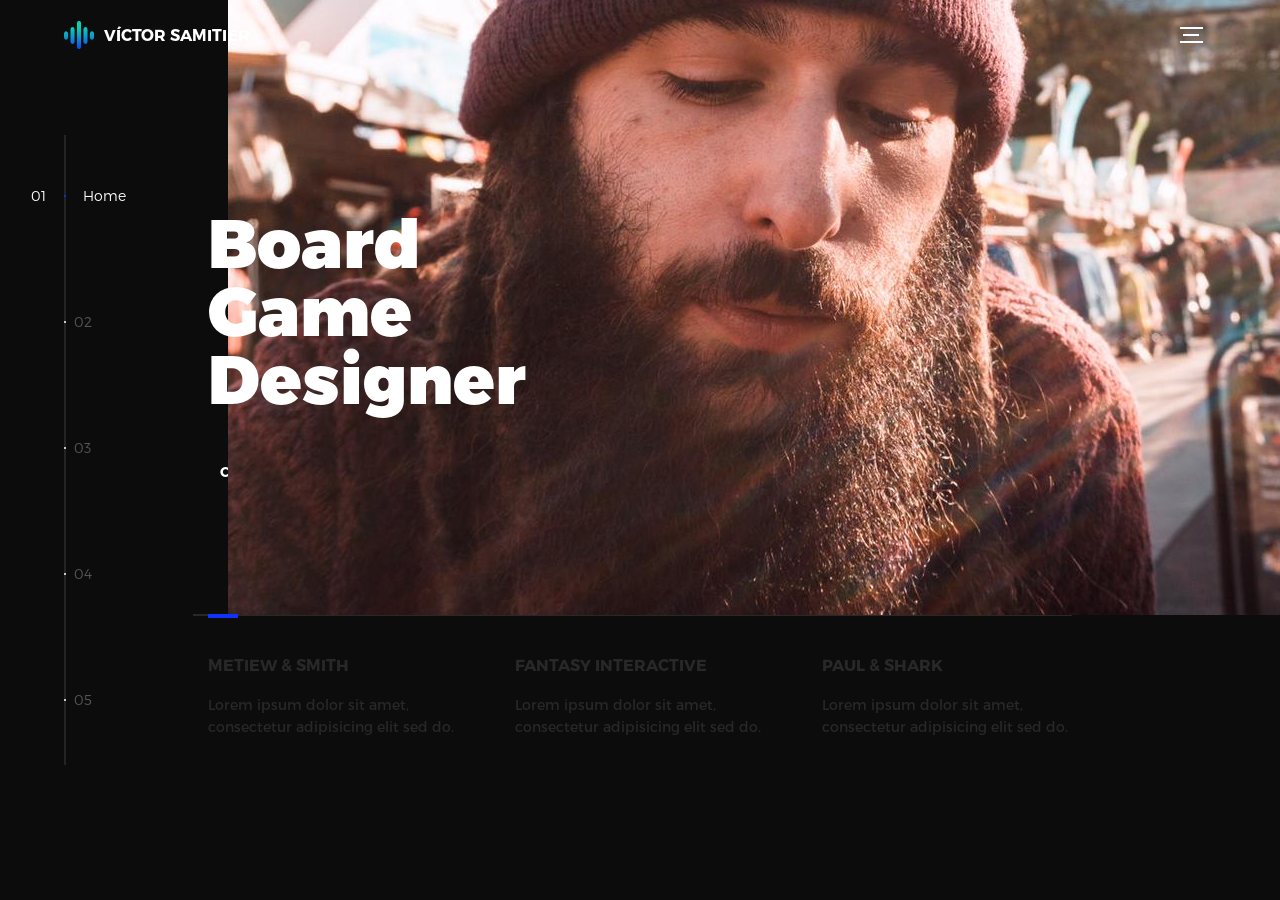
<file: index.html>
<!DOCTYPE html>
<html lang="en">
<head>
  <title>HOME</title>
  <meta charset="utf-8">
  <meta name="viewport" content="width=device-width, initial-scale=1">
  <meta http-equiv="X-UA-Compatible" content="IE=edge">
  <meta name="description" content="HTML5 website template">
  <meta name="keywords" content="global, template, html, sass, jquery">
  <meta name="author" content="Bucky Maler">
  <link rel="stylesheet" href="assets/css/main.css">
</head>
<body>

<!-- notification for small viewports and landscape oriented smartphones -->
<div class="device-notification">
  <a class="device-notification--logo" href="#0">
    <img src="assets/img/logo.png" alt="Home">
    <p>Víctor Samitier</p>
  </a>
  <p class="device-notification--message">Global has so much to offer that we must request you orient your device to portrait or find a larger screen. You won't be disappointed.</p>
</div>

<div class="perspective effect-rotate-left">
  <div class="container"><div class="outer-nav--return"></div>
    <div id="viewport" class="l-viewport">
      <div class="l-wrapper">
        <header class="header">
          <a class="header--logo" href="#0">
            <img src="assets/img/logo.png" alt="Víctor Samitier">
            <p>Víctor Samitier</p>
          </a>
          <button class="header--cta cta">Hire Us</button>
          <div class="header--nav-toggle">
            <span></span>
          </div>
        </header>
        <nav class="l-side-nav">
          <ul class="side-nav">
            <li class="is-active"><span>Home</span></li>
            <li><span>Works</span></li>
            <li><span>Prototypes</span></li>
            <li><span>Others</span></li>
            <li><span>Contact</span></li>
          </ul>
        </nav>
        <ul class="l-main-content main-content">
          <li class="l-section section section--is-active">
            <div class="intro">
              <div class="intro--banner">
                <h1>Board<br>Game<br>Designer</h1>
                <button class="cta">Contact
                  <svg version="1.1" id="Layer_1" xmlns="http://www.w3.org/2000/svg" xmlns:xlink="http://www.w3.org/1999/xlink" x="0px" y="0px" viewBox="0 0 150 118" style="enable-background:new 0 0 150 118;" xml:space="preserve">
                  <g transform="translate(0.000000,118.000000) scale(0.100000,-0.100000)">
                    <path d="M870,1167c-34-17-55-57-46-90c3-15,81-100,194-211l187-185l-565-1c-431,0-571-3-590-13c-55-28-64-94-18-137c21-20,33-20,597-20h575l-192-193C800,103,794,94,849,39c20-20,39-29,61-29c28,0,63,30,298,262c147,144,272,271,279,282c30,51,23,60-219,304C947,1180,926,1196,870,1167z"/>
                  </g>
                  </svg>
                  <span class="btn-background"></span>
                </button>

				<img class="resize" src="assets/img/kirunorwix.jpeg"/>
                <img src="assets/img/kirunorwix.jpeg" alt="Welcome">
              </div>
              <div class="intro--options">
                <a href="#0">
                  <h3>Metiew &amp; Smith</h3>
                  <p>Lorem ipsum dolor sit amet, consectetur adipisicing elit sed do.</p>
                </a>
                <a href="#0">
                  <h3>Fantasy interactive</h3>
                  <p>Lorem ipsum dolor sit amet, consectetur adipisicing elit sed do.</p>
                </a>
                <a href="#0">
                  <h3>Paul &amp; shark</h3>
                  <p>Lorem ipsum dolor sit amet, consectetur adipisicing elit sed do.</p>
                </a>
              </div>
            </div>
          </li>
          <li class="l-section section">
            <div class="work">
              <h2>Selected work</h2>
              <div class="work--lockup">
                <ul class="slider">
                  <li class="slider--item slider--item-left">
                    <a href="#0">
                      <div class="slider--item-image">
                        <img src="assets/img/work-victory.jpg" alt="Victory">
                      </div>
                      <p class="slider--item-title">Victory</p>
                      <p class="slider--item-description">Lorem ipsum dolor sit amet, consectetur adipisicing elit sed do.</p>
                    </a>
                  </li>
                  <li class="slider--item slider--item-center">
                    <a href="#0">
                      <div class="slider--item-image">
                        <img src="assets/img/work-metiew-smith.jpg" alt="Metiew and Smith">
                      </div>
                      <p class="slider--item-title">Metiew &amp; Smith</p>
                      <p class="slider--item-description">Lorem ipsum dolor sit amet, consectetur adipisicing elit sed do.</p>
                    </a>
                  </li>
                  <li class="slider--item slider--item-right">
                    <a href="#0">
                      <div class="slider--item-image">
                        <img src="assets/img/work-alex-nowak.jpg" alt="Alex Nowak">
                      </div>
                      <p class="slider--item-title">Alex Nowak</p>
                      <p class="slider--item-description">Lorem ipsum dolor sit amet, consectetur adipisicing elit sed do.</p>
                    </a>
                  </li>
                </ul>
                <div class="slider--prev">
                  <svg version="1.1" id="Layer_1" xmlns="http://www.w3.org/2000/svg" xmlns:xlink="http://www.w3.org/1999/xlink" x="0px" y="0px"
                  viewBox="0 0 150 118" style="enable-background:new 0 0 150 118;" xml:space="preserve">
                  <g transform="translate(0.000000,118.000000) scale(0.100000,-0.100000)">
                    <path d="M561,1169C525,1155,10,640,3,612c-3-13,1-36,8-52c8-15,134-145,281-289C527,41,562,10,590,10c22,0,41,9,61,29
                    c55,55,49,64-163,278L296,510h575c564,0,576,0,597,20c46,43,37,109-18,137c-19,10-159,13-590,13l-565,1l182,180
                    c101,99,187,188,193,199c16,30,12,57-12,84C631,1174,595,1183,561,1169z"/>
                  </g>
                  </svg>
                </div>
                <div class="slider--next">
                  <svg version="1.1" id="Layer_1" xmlns="http://www.w3.org/2000/svg" xmlns:xlink="http://www.w3.org/1999/xlink" x="0px" y="0px" viewBox="0 0 150 118" style="enable-background:new 0 0 150 118;" xml:space="preserve">
                  <g transform="translate(0.000000,118.000000) scale(0.100000,-0.100000)">
                    <path d="M870,1167c-34-17-55-57-46-90c3-15,81-100,194-211l187-185l-565-1c-431,0-571-3-590-13c-55-28-64-94-18-137c21-20,33-20,597-20h575l-192-193C800,103,794,94,849,39c20-20,39-29,61-29c28,0,63,30,298,262c147,144,272,271,279,282c30,51,23,60-219,304C947,1180,926,1196,870,1167z"/>
                  </g>
                  </svg>
                </div>
              </div>
            </div>
          </li>
          <li class="l-section section">
            <div class="about">
              <div class="about--banner">
                <h2>In<br>search for<br>publishers</h2>
                <a href="#0">Career
                  <span>
                    <svg version="1.1" id="Layer_1" xmlns="http://www.w3.org/2000/svg" xmlns:xlink="http://www.w3.org/1999/xlink" x="0px" y="0px" viewBox="0 0 150 118" style="enable-background:new 0 0 150 118;" xml:space="preserve">
                    <g transform="translate(0.000000,118.000000) scale(0.100000,-0.100000)">
                      <path d="M870,1167c-34-17-55-57-46-90c3-15,81-100,194-211l187-185l-565-1c-431,0-571-3-590-13c-55-28-64-94-18-137c21-20,33-20,597-20h575l-192-193C800,103,794,94,849,39c20-20,39-29,61-29c28,0,63,30,298,262c147,144,272,271,279,282c30,51,23,60-219,304C947,1180,926,1196,870,1167z"/>
                    </g>
                    </svg>
                  </span>
                </a>
                <img src="assets/img/about-visual.png" alt="Prototypes">
              </div>
              <div class="about--options">
                <a href="#0">
                  <h3>Mycelium</h3>
                </a>
                <a href="#0">
                  <h3>Under Control</h3>
                </a>
                <a href="#0">
                  <h3>Wu Xing Dice</h3>
                </a>
              </div>
            </div>
          </li>
          <li class="l-section section">
            <div class="contact">
              <div class="contact--lockup">
                <div class="modal">
                  <div class="modal--information">
                    <p>L'Arboç, Tarragona, Spain</p>
                    <a href="mailto:kiruludo@gmail.com">kiruludo@gmail.com</a>
                    <a href="tel:+148126287560">+48 12 628 75 60</a>
                  </div>
                  <ul class="modal--options">
                    <li><a href="#0">BoardGameGeek</a></li>
                    <li><a href="#0">Linkedin</a></li>
                    <li><a href="mailto:kiruludo@gmail.com">Contact</a></li>
                  </ul>
                </div>
              </div>
            </div>
          </li>
          <li class="l-section section">
            <div class="hire">
              <h2>You want us to do</h2>
              <!-- checkout formspree.io for easy form setup -->
              <form class="work-request">
                <div class="work-request--options">
                  <span class="options-a">
                    <input id="opt-1" type="checkbox" value="app design">
                    <label for="opt-1">
                      <svg version="1.1" id="Layer_1" xmlns="http://www.w3.org/2000/svg" xmlns:xlink="http://www.w3.org/1999/xlink" x="0px" y="0px"
                      viewBox="0 0 150 111" style="enable-background:new 0 0 150 111;" xml:space="preserve">
                      <g transform="translate(0.000000,111.000000) scale(0.100000,-0.100000)">
                        <path d="M950,705L555,310L360,505C253,612,160,700,155,700c-6,0-44-34-85-75l-75-75l278-278L550-5l475,475c261,261,475,480,475,485c0,13-132,145-145,145C1349,1100,1167,922,950,705z"/>
                      </g>
                      </svg>
                      App Design
                    </label>
                    <input id="opt-2" type="checkbox" value="graphic design">
                    <label for="opt-2">
                      <svg version="1.1" id="Layer_1" xmlns="http://www.w3.org/2000/svg" xmlns:xlink="http://www.w3.org/1999/xlink" x="0px" y="0px"
                      viewBox="0 0 150 111" style="enable-background:new 0 0 150 111;" xml:space="preserve">
                      <g transform="translate(0.000000,111.000000) scale(0.100000,-0.100000)">
                        <path d="M950,705L555,310L360,505C253,612,160,700,155,700c-6,0-44-34-85-75l-75-75l278-278L550-5l475,475c261,261,475,480,475,485c0,13-132,145-145,145C1349,1100,1167,922,950,705z"/>
                      </g>
                      </svg>
                      Graphic Design
                    </label>
                    <input id="opt-3" type="checkbox" value="motion design">
                    <label for="opt-3">
                      <svg version="1.1" id="Layer_1" xmlns="http://www.w3.org/2000/svg" xmlns:xlink="http://www.w3.org/1999/xlink" x="0px" y="0px"
                      viewBox="0 0 150 111" style="enable-background:new 0 0 150 111;" xml:space="preserve">
                      <g transform="translate(0.000000,111.000000) scale(0.100000,-0.100000)">
                        <path d="M950,705L555,310L360,505C253,612,160,700,155,700c-6,0-44-34-85-75l-75-75l278-278L550-5l475,475c261,261,475,480,475,485c0,13-132,145-145,145C1349,1100,1167,922,950,705z"/>
                      </g>
                      </svg>
                      Motion Design
                    </label>
                  </span>
                  <span class="options-b">
                    <input id="opt-4" type="checkbox" value="ux design">
                    <label for="opt-4">
                      <svg version="1.1" id="Layer_1" xmlns="http://www.w3.org/2000/svg" xmlns:xlink="http://www.w3.org/1999/xlink" x="0px" y="0px"
                      viewBox="0 0 150 111" style="enable-background:new 0 0 150 111;" xml:space="preserve">
                      <g transform="translate(0.000000,111.000000) scale(0.100000,-0.100000)">
                        <path d="M950,705L555,310L360,505C253,612,160,700,155,700c-6,0-44-34-85-75l-75-75l278-278L550-5l475,475c261,261,475,480,475,485c0,13-132,145-145,145C1349,1100,1167,922,950,705z"/>
                      </g>
                      </svg>
                      UX Design
                    </label>
                    <input id="opt-5" type="checkbox" value="webdesign">
                    <label for="opt-5">
                      <svg version="1.1" id="Layer_1" xmlns="http://www.w3.org/2000/svg" xmlns:xlink="http://www.w3.org/1999/xlink" x="0px" y="0px"
                      viewBox="0 0 150 111" style="enable-background:new 0 0 150 111;" xml:space="preserve">
                      <g transform="translate(0.000000,111.000000) scale(0.100000,-0.100000)">
                        <path d="M950,705L555,310L360,505C253,612,160,700,155,700c-6,0-44-34-85-75l-75-75l278-278L550-5l475,475c261,261,475,480,475,485c0,13-132,145-145,145C1349,1100,1167,922,950,705z"/>
                      </g>
                      </svg>
                      Webdesign
                    </label>
                    <input id="opt-6" type="checkbox" value="marketing">
                    <label for="opt-6">
                      <svg version="1.1" id="Layer_1" xmlns="http://www.w3.org/2000/svg" xmlns:xlink="http://www.w3.org/1999/xlink" x="0px" y="0px"
                      viewBox="0 0 150 111" style="enable-background:new 0 0 150 111;" xml:space="preserve">
                      <g transform="translate(0.000000,111.000000) scale(0.100000,-0.100000)">
                        <path d="M950,705L555,310L360,505C253,612,160,700,155,700c-6,0-44-34-85-75l-75-75l278-278L550-5l475,475c261,261,475,480,475,485c0,13-132,145-145,145C1349,1100,1167,922,950,705z"/>
                      </g>
                      </svg>
                      Marketing
                    </label>
                  </span>
                </div>
                <div class="work-request--information">
                  <div class="information-name">
                    <input id="name" type="text" spellcheck="false">
                    <label for="name">Name</label>
                  </div>
                  <div class="information-email">
                    <input id="email" type="email" spellcheck="false">
                    <label for="email">Email</label>
                  </div>
                </div>
                <input type="submit" value="Send Request">
              </form>
            </div>
          </li>
        </ul>
      </div>
    </div>
  </div>
  <ul class="outer-nav">
    <li class="is-active">Home</li>
    <li>Works</li>
    <li>Prototypes</li>
    <li>Others</li>
    <li>Contact</li>
  </ul>
</div>

<script src="https://ajax.googleapis.com/ajax/libs/jquery/2.2.4/jquery.min.js"></script>
<script>window.jQuery || document.write('<script src="assets/js/vendor/jquery-2.2.4.min.js"><\/script>')</script>
<script src="assets/js/functions-min.js"></script>
</body>
</html>
</file>
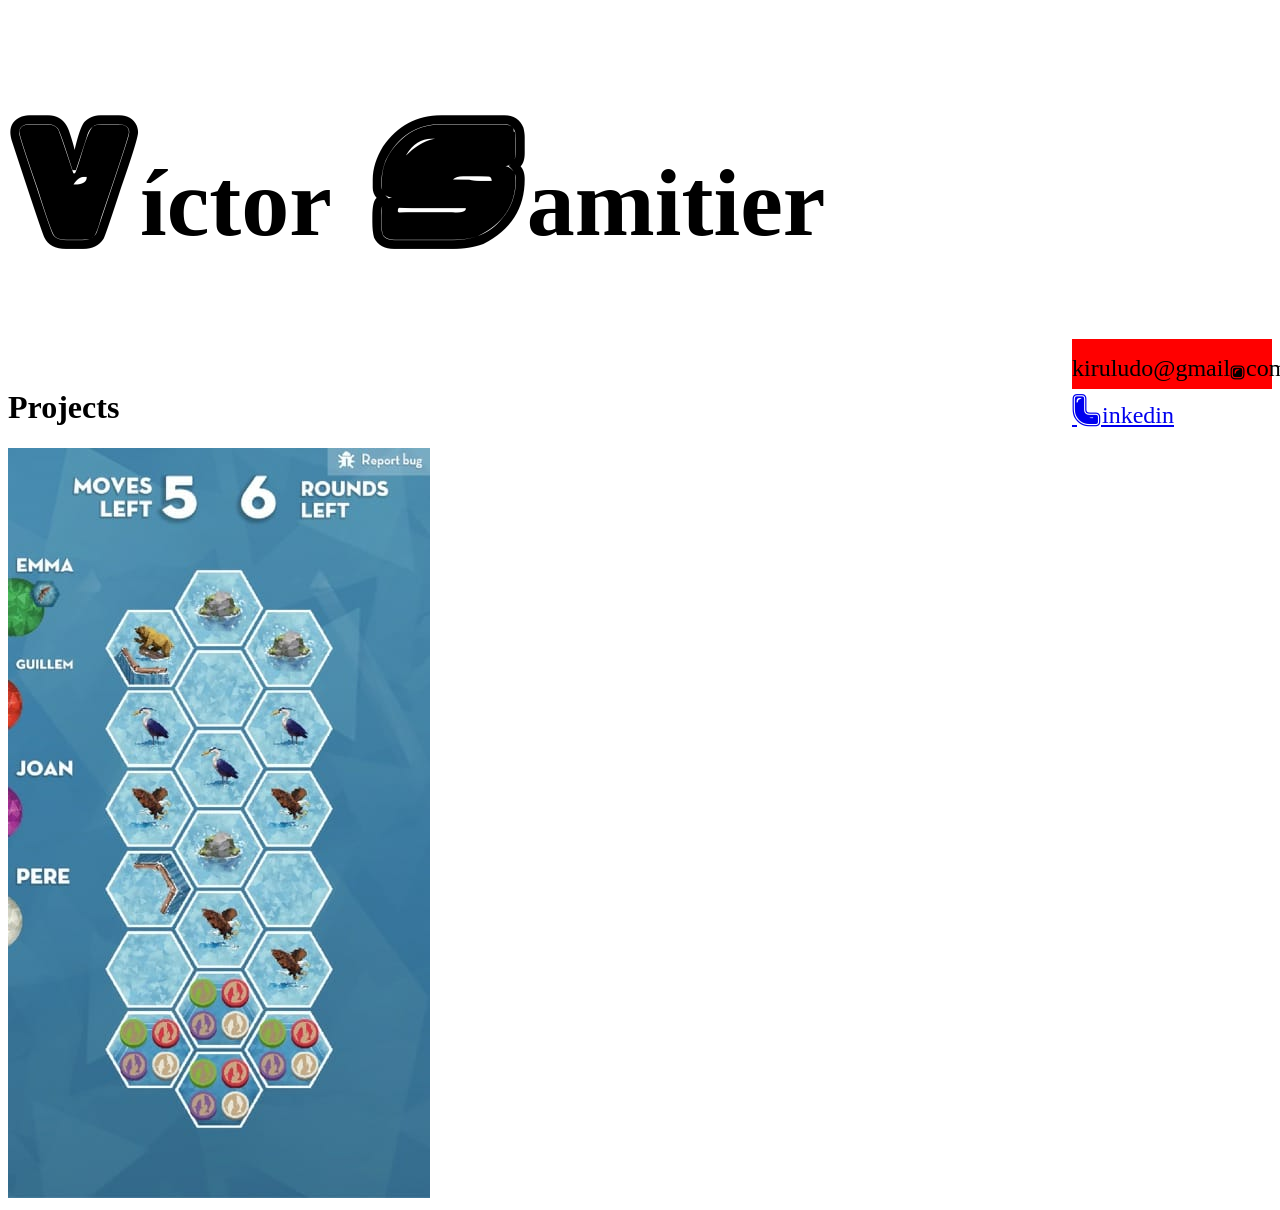
<file: html/index.html>
<!DOCTYPE html>
<head>
<link rel="stylesheet" href="kiru.css">
</head>
<html>
<body>


<div id="cap">
	<h1>Víctor Samitier</h1>
	<div id="contact"> 
		kiruludo@gmail.com
		<a href="https://www.linkedin.com/in/v%C3%ADctor-samitier-calvo-470125215/">Linkedin</a>
	</div>
</div>

<div id="cos">
	<h1>Projects</h1>
	<div class="project"> 
		<img src="images/appstream1.jpg"></img>
	</div>
</div>







</body>
</html>
</file>
<file: assets/css/main.css>
@font-face{font-family:'Montserrat';
	src:url("fonts/Montserrat-Black.eot");
	src:local("☺"),url("fonts/Montserrat-Black.woff") 
	format("woff"),url("fonts/Montserrat-Black.ttf") 
	format("truetype"),url("fonts/Montserrat-Black.svg") 
	format("svg");font-weight:900;font-style:normal}
	
@font-face{font-family:'Montserrat';
src:url("fonts/Montserrat-Bold.eot");
src:local("☺"),url("fonts/Montserrat-Bold.woff") 
format("woff"),url("fonts/Montserrat-Bold.ttf") 
format("truetype"),url("fonts/Montserrat-Bold.svg") 
format("svg");font-weight:700;font-style:normal}

@font-face{font-family:'Montserrat';
	src:url("fonts/Montserrat-Regular.eot");
	src:local("☺"),url("fonts/Montserrat-Regular.woff") 
	format("woff"),url("fonts/Montserrat-Regular.ttf") 
	format("truetype"),url("fonts/Montserrat-Regular.svg") 
	format("svg");font-weight:400;font-style:normal}
	
@font-face{font-family:'Montserrat';
	src:url("fonts/Montserrat-Light.eot");
	src:local("☺"),url("fonts/Montserrat-Light.woff") 
	format("woff"),url("fonts/Montserrat-Light.ttf") 
	format("truetype"),url("fonts/Montserrat-Light.svg") 
	format("svg");font-weight:300;font-style:normal}
	/*! normalize.css v3.0.2 | MIT License | git.io/normalize */
	
	html{font-family:sans-serif;
	-ms-text-size-adjust:100%;
	-webkit-text-size-adjust:100%}
	body{margin:0}
	article,aside,details,figcaption,figure,footer,header,hgroup,main,menu,nav,section,summary
	{display:block}audio,canvas,progress,video
	{display:inline-block;vertical-align:baseline}
	audio:not([controls])
	{display:none;height:0}
	[hidden],template{display:none}
	
	a{background-color:transparent}
	a:active,a:hover{outline:0}abbr[title]{border-bottom:1px dotted}
	b,strong{font-weight:bold}dfn{font-style:italic}
	
	h1{font-size:2em;margin:0.67em 0}
		mark{background:#ff0;color:#000}
		small{font-size:80%}
		sub,sup
			{font-size:75%;
			line-height:0;
			position:relative;
			vertical-align:baseline}
		
		sup{top:-0.5em}
		sub{bottom:-0.25em}
		img{border:0}svg:not(:root)
		{overflow:hidden}
		figure{margin:1em 40px}
		hr{box-sizing:content-box;height:0}
		pre{overflow:auto}code,kbd,pre,samp
	
	{font-family:monospace, monospace;font-size:1em}
	button,input,optgroup,select,textarea{color:inherit;font:inherit;margin:0}
	button{overflow:visible}
	button,select{text-transform:none}
	button,html input[type="button"],input[type="reset"],input[type="submit"]
		{-webkit-appearance:button;cursor:pointer}
	button[disabled],html input[disabled]
		{cursor:default}
	button::-moz-focus-inner,
	input::-moz-focus-inner
		{border:0;padding:0}
	
	input{line-height:normal}
	input[type="checkbox"],input[type="radio"]
		{box-sizing:border-box;padding:0}
	
	input[type="number"]::-webkit-inner-spin-button,
	input[type="number"]::-webkit-outer-spin-button{height:auto}
	input[type="search"]{-webkit-appearance:textfield;box-sizing:content-box}
	input[type="search"]::-webkit-search-cancel-button,
	input[type="search"]::-webkit-search-decoration{-webkit-appearance:none}
	
	fieldset
		{border:1px solid #c0c0c0;
		margin:0 2px;
		padding:0.35em 0.625em 0.75em}
		
	legend
		{border:0;padding:0}
	
	textarea{overflow:auto}
	optgroup{font-weight:bold}
	table{border-collapse:collapse;border-spacing:0}
	td,th{padding:0}::-moz-selection{background:#FFF498}
	::selection{background:#FFF498}
	::-moz-selection{background:#FFF498}
	img::-moz-selection{background:transparent}
	img::selection{background:transparent}
	img::-moz-selection{background:transparent}
	
body
	{-webkit-tap-highlight-color:#FFF498}
body
	{background-color:#0c0c0c;
	font-size:14px;
	line-height:1.6;
	font-family:"Montserrat",
	sans-serif;
	color:#fff;
	-webkit-font-smoothing:antialiased;
	-webkit-text-size-adjust:100%}
	
.l-viewport
	{position:relative;
	width:100%;
	height:100vh;
	box-shadow:0 0 45px 5px rgba(0,0,0,0.85);
	overflow:hidden}

.l-wrapper
	{position:relative;
	width:1440px;
	max-width:90%;
	height:100%;
	margin:0 auto}

.l-side-nav
	{position:absolute;
	left:0;
	display:-webkit-box;
	display:-webkit-flex;
	display:-ms-flexbox;
	display:flex;
	height:100%;

-webkit-box-align:center;
-webkit-align-items:center;
-ms-flex-align:center;
align-items:center}

.l-side-nav::before
	{content:"";
	position:absolute;
	top:50%;
	left:0;
	-webkit-transform:translateY(-50%);
	transform:translateY(-50%);
	width:2px;
	height:70%;
	max-height:750px;
	background-color:#555;
	opacity:.35;
	z-index:10}
	
@media (max-width: 1180px)

{.l-side-nav{display:none}}

.l-main-content
	{position:relative;
	width:100%;
	height:100%;
	margin:0;
	padding:0;
	list-style:none}
	
.l-section
	{position:absolute;
	width:100%;
	height:100%}
	
.device-notification
	{display:none;
	position:fixed;
	top:0;
	left:0;
	width:100%;
	height:100%;
	
-webkit-box-orient:vertical;
-webkit-box-direction:normal;
-webkit-flex-direction:column;
-ms-flex-direction:column;
flex-direction:column;

-webkit-box-align:center;
-webkit-align-items:center;
-ms-flex-align:center;
-ms-grid-row-align:center;
align-items:center;
-webkit-box-pack:center;
-webkit-justify-content:center;
-ms-flex-pack:center;j

ustify-content:center;
	background-color:#0c0c0c;z-index:12}
	
.device-notification--logo
	{display:-webkit-box;
	display:-webkit-flex;
	display:-ms-flexbox;
	display:flex;
	
	-webkit-box-align:center;
	-webkit-align-items:center;
	-ms-flex-align:center;

	align-items:center;
	text-decoration:none;
	color:#fff}

.device-notification--logo p

	{margin:0 0 0 10px;
		font-size:16px;
		font-weight:700;
		text-transform:uppercase}
		
.device-notification--message

	{width:70%;
	margin:30px 0 0 0;
	font-weight:700;
	text-align:center}
	
@media (max-width: 767px) and (min-width: 601px) and (max-height: 680px)

{.device-notification

	{display:-webkit-box;
	display:-webkit-flex;
	display:-ms-flexbox;
	display:flex}}
	
@media (max-width: 600px) and (min-width: 480px) and (max-height: 580px)

{.device-notification
	{display:-webkit-box;
	display:-webkit-flex;
	display:-ms-flexbox;
	display:flex}}
	
@media (max-width: 736px) and (min-width: 360px) and (orientation: landscape)

{.device-notification
	{display:-webkit-box;
	display:-webkit-flex;
	display:-ms-flexbox;
	display:flex}}
	
@media(max-width: 359px)

{.device-notification

	{display:-webkit-box;
	display:-webkit-flex;
	display:-ms-flexbox;
	display:flex}}
	
.section
	{opacity:0;
	visibility:hidden;
	-webkit-transition:opacity .4s ease-in-out,visibility 0s .4s;
	transition:opacity .4s ease-in-out,visibility 0s .4s}
	
.section--is-active
	{opacity:1;
	visibility:visible;
	z-index:1;
	-webkit-transition:opacity .4s ease-in-out .4s;
	transition:opacity .4s ease-in-out .4s}
	
.section--next
	{-webkit-transform:translateY(-45px);
	transform:translateY(-45px);
	-webkit-transition:-webkit-transform .4s ease-in-out;
	transition:-webkit-transform .4s ease-in-out;
	transition:transform .4s ease-in-out;
	transition:transform .4s ease-in-out, -webkit-transform .4s ease-in-out}
	
.section--prev
	{-webkit-transform:translateY(45px);
	transform:translateY(45px);
	-webkit-transition:-webkit-transform .4s ease-in-out;
	transition:-webkit-transform .4s ease-in-out;
	transition:transform .4s ease-in-out;
	transition:transform .4s ease-in-out, -webkit-transform .4s ease-in-out}
	
.header
	{position:absolute;
	top:0;
	left:0;
	display:-webkit-box;
	display:-webkit-flex;
	display:-ms-flexbox;
	display:flex;
	width:100%;
	height:70px;
	-webkit-box-align:center;
	-webkit-align-items:center;
	-ms-flex-align:center;
	align-items:center;
	-webkit-box-pack:justify;
	-webkit-justify-content:space-between;
	-ms-flex-pack:justify;
	justify-content:space-between;
	z-index:10}
	
.header--logo
	{display:-webkit-box;
	display:-webkit-flex;
	display:-ms-flexbox;
	display:flex;
	-webkit-box-align:center;
	-webkit-align-items:center;
	-ms-flex-align:center;
	align-items:center;
	text-decoration:none;
	color:#fff}
	
.header--logo p
	{margin:0 0 0 10px;
	font-size:16px;
	font-weight:700;
	text-transform:uppercase}
	
.header--nav-toggle
	{display:-webkit-box;
	display:-webkit-flex;
	display:-ms-flexbox;
	display:flex;
	width:50px;
	height:50px;
	-webkit-box-orient:vertical;
	-webkit-box-direction:normal;
	-webkit-flex-direction:column;
	-ms-flex-direction:column;
	flex-direction:column;
	-webkit-box-align:center;
	-webkit-align-items:center;
	-ms-flex-align:center;
	align-items:center;
	-webkit-box-pack:center;
	-webkit-justify-content:center;
	-ms-flex-pack:center;
	justify-content:center;
	cursor:pointer}
	
.header--nav-toggle span,
.header--nav-toggle::before,
.header--nav-toggle::after
	{content:"";
	position:relative;
	width:16px;
	height:2px;
	background-color:#fff}
	
.header--nav-toggle::before
	{bottom:5px;
	width:23px}
	
.header--nav-toggle::after
	{top:5px;width:23px}
	
.header--cta
	{position:absolute;
	top:50%;
	left:50%;
	-webkit-transform:translate(-50%, -50%);
	transform:translate(-50%, -50%);
	padding:0 20px;
	line-height:30px;
	text-decoration:none;
	color:#fff;
	font-weight:700;
	text-transform:uppercase;
	background-color:#0f33ff;
	border:none;
	opacity:0;
	visibility:hidden;
	-webkit-transition:opacity .4s ease-in-out,visibility 0s .4s;
	transition:opacity .4s ease-in-out,visibility 0s .4s}
	
.header--cta:focus{outline:none}

.header--cta.is-active
	{opacity:1;
	visibility:visible;
	-webkit-transition:opacity .4s ease-in-out .4s;
	transition:opacity .4s ease-in-out .4s}
	
@media (max-width: 767px)

{.header--cta{display:none}}

.side-nav
	{position:relative;
	display:-webkit-box;
	display:-webkit-flex;
	display:-ms-flexbox;
	display:flex;
	width:100px;
	height:70%;
	max-height:750px;
	-webkit-box-orient:vertical;
	-webkit-box-direction:normal;
	-webkit-flex-direction:column;
	-ms-flex-direction:column;
	flex-direction:column;
	-webkit-justify-content:space-around;
	-ms-flex-pack:distribute;
	justify-content:space-around;
	margin:0;
	padding:0;
	list-style-position:inside;
	z-index:10}
	
.side-nav>li
	{position:relative;
	top:-5px;
	color:#fff;
	font-size:6px;
	cursor:pointer}
	
.side-nav>li span
	{position:relative;
	top:3px;
	left:10px;
	color:#fff;
	font-size:14px;
	font-weight:300;
	opacity:0;
	visibility:hidden}
	
.side-nav>li::before
	{position:absolute;
	top:3px;
	left:10px;
	color:#555;
	font-size:14px;
	font-weight:300}
	
.side-nav li:nth-child(1)::before{content:"01"}
.side-nav li:nth-child(2)::before{content:"02"}
.side-nav li:nth-child(3)::before{content:"03"}
.side-nav li:nth-child(4)::before{content:"04"}
.side-nav li:nth-child(5)::before{content:"05"}
.side-nav li.is-active
	{color:#0f33ff;
	-webkit-transition:color .4s ease-in-out;
	transition:color .4s ease-in-out}
	
.side-nav li.is-active span
	{opacity:1;
	visibility:visible;
	-webkit-transition:opacity .4s ease-in-out;
	transition:opacity .4s ease-in-out}

.side-nav li.is-active::before
	{left:-33px;color:#fff}
	
.intro
	{position:relative;
	display:-webkit-box;
	display:-webkit-flex;
	display:-ms-flexbox;
	display:flex;
	width:900px;
	max-width:75%;
	height:100%;
	-webkit-box-orient:vertical;
	-webkit-box-direction:normal;
	-webkit-flex-direction:column;
	-ms-flex-direction:column;
	flex-direction:column;
	-webkit-box-pack:center;
	-webkit-justify-content:center;
	-ms-flex-pack:center;
	justify-content:center;
	margin:0 auto}
	
@media (max-width: 1180px){.intro{max-width:100%}}

.intro--banner{position:relative;height:475px}
.intro--banner::before
	{content:"";
	position:absolute;
	bottom:20px;
	left:-15px;
	right:0;
	height:2px;
	background-color:#282828}
	
.intro--banner::after
	{content:"";
	position:absolute;
	bottom:18px;
	left:0;
	width:30px;
	height:4px;
	background-color:#0f33ff}
	
.intro--banner h1
	{position:relative;
	font-size:68px;
	font-weight:900;
	line-height:1;
	z-index:1}
	
.intro--banner button
	{position:relative;
	padding:5px 17px 5px 12px;
	font-weight:700;
	text-transform:uppercase;
	background-color:transparent;
	border:none}
	
.intro--banner button 
.btn-background
	{position:absolute;
	top:0;
	left:23px;
	right:0
	;height:100%;
	background-color:#0f33ff;
	z-index:-1;
	-webkit-transition:left .2s ease-in-out;
	transition:left .2s ease-in-out}

.intro--banner button:hover 
.btn-background{left:0}
.intro--banner button:focus{outline:none}
.intro--banner button svg{position:relative;left:5px;width:15px;fill:#fff}
.intro--banner img{position:absolute;bottom:21px;left:20px}

.intro--options
	{display:-webkit-box;
	display:-webkit-flex;
	display:-ms-flexbox;
	display:flex;
	-webkit-box-pack:justify;
	-webkit-justify-content:space-between;
	-ms-flex-pack:justify;
	justify-content:space-between;
	margin:0;padding:0;list-style:none}
	
.intro--options>a
	{max-width:250px;
	text-decoration:none;
	color:#282828;
	-webkit-transition:color .2s ease-in-out;
	transition:color .2s ease-in-out}
	
.intro--options>a:hover{color:#fff}
.intro--options h3{font-size:16px;text-transform:uppercase}
.intro--options p{margin-bottom:0}

@media (max-width: 600px)

{.intro--banner{height:380px}
	.intro--banner h1{font-size:55px}
	.intro--banner img{width:430px}
	.intro--options>a{margin-right:30px}
	.intro--options>a:last-child{margin-right:0}}
	
@media (max-width: 600px)
	{.intro--banner{height:305px}
	.intro--banner h1{font-size:44px}
	.intro--banner img{width:330px}
	.intro--options{display:block}
	.intro--options>a{display:block;max-width:75%;margin:0 0 30px 0}
	.intro--options>a:last-child{margin-bottom:0}}
	
@media (max-width: 600px)
	{.intro--banner{height:360px}
	.intro--banner h1{font-size:55px}
	.intro--banner img{display:none}}
	
@media (max-width: 600px) and (max-height: 750px)
	{.intro--banner{height:auto}
	.intro--banner::before,
	.intro--banner::after{display:none}
	.intro--banner h1{margin-top:0}
	.intro--options{display:none}}
	
	.work
		{position:relative;
		display:-webkit-box;
		display:-webkit-flex;
		display:-ms-flexbox;
		display:flex;
		width:960px;
		max-width:80%;
		height:100%;
		-webkit-box-orient:vertical;
		-webkit-box-direction:normal;
		-webkit-flex-direction:column;
		-ms-flex-direction:column;
		flex-direction:column;
		-webkit-box-pack:center;
		-webkit-justify-content:center;
		-ms-flex-pack:center;
		justify-content:center;
		margin:0 auto}
		
@media (max-width: 1180px)
		{.work{max-width:100%}}
		
		.work h2{margin:0 0 20px 0;font-size:30px;text-align:center}
		.work--lockup{position:relative}
		.work--lockup 
		.slider
			{position:relative;
			display:-webkit-box;
			display:-webkit-flex;
			display:-ms-flexbox;
			display:flex;
			width:80%;
			margin:0 auto;
			padding:0;
			list-style:none}
		.work--lockup .slider--item{position:absolute;display:none;text-align:center}
		.work--lockup .slider--item a{text-decoration:none;color:#858585}
		.work--lockup .slider--item-title
			{margin-top:10px;font-size:12px;font-weight:700;text-transform:uppercase}
		.work--lockup .slider--item-description{display:none;max-width:250px;margin:0 auto}
		.work--lockup .slider--item-image
			{width:150px;height:150px;margin:0 auto;border-radius:50%;overflow:hidden}
		.work--lockup .slider--item-image img{width:100%}
		.work--lockup .slider--item-left
			{top:50%;left:0;-webkit-transform:translateY(-50%);transform:translateY(-50%);display:block}
		.work--lockup .slider--item-right
			{top:50%;right:0;-webkit-transform:translateY(-50%);transform:translateY(-50%);display:block}
		.work--lockup .slider--item-center
			{position:relative;top:30px;left:50%;
			-webkit-transform:translateX(-50%);
			transform:translateX(-50%);display:block}
		.work--lockup .slider--item-center a{color:#fff}
		.work--lockup .slider--item-center 
		.slider--item-title{margin-top:25px;font-size:16px}
		.work--lockup .slider--item-center .
		slider--item-description{display:block}
		.work--lockup .slider--item-center 
		.slider--item-image{width:300px;height:300px}
		.work--lockup .slider--next,.work--lockup 
		.slider--prev
			{position:absolute;
			top:160px;
			display:-webkit-box;
			display:-webkit-flex;
			display:-ms-flexbox;
			display:flex;
			width:50px;
			height:50px;
			-webkit-box-align:center;
			-webkit-align-items:center;
			-ms-flex-align:center;
			align-items:center;
			-webkit-box-pack:center;
			-webkit-justify-content:center;
			-ms-flex-pack:center;
			justify-content:center;
			background-color:#282828;
			border-radius:50%;cursor:pointer}
			
		.work--lockup .slider--next svg,
		.work--lockup .slider--prev svg{width:20px;fill:#fff}
		.work--lockup .slider--next{right:0}
		.work--lockup .slider--prev{left:0}
		
@media (max-width: 900px)
		{.work--lockup .slider--item-image{width:120px;height:120px}
		.work--lockup .slider--item-center 
		.slider--item-image{width:240px;height:240px}
		.work--lockup .slider--next,.work--lockup 
		.slider--prev{top:130px}}
		
@media (max-width: 767px)
		{.work--lockup .slider{width:75%}
		.work--lockup .slider--item-image{width:90px;height:90px}
		.work--lockup .slider--item-center 
		.slider--item-image{width:190px;height:190px}
		.work--lockup .slider--next,.work--lockup 
		.slider--prev{top:105px}}
		
@media (max-width: 600px)
			{.work--lockup .slider{width:auto}
			.work--lockup .slider--item-left,
			.work--lockup .slider--item-right{display:none}}
		.about
			{position:relative;
			display:-webkit-box;
			display:-webkit-flex;
			display:-ms-flexbox;
			display:flex;
			width:900px;
			max-width:75%;
			height:100%;
			-webkit-box-orient:vertical;
			-webkit-box-direction:normal;
			-webkit-flex-direction:column;
			-ms-flex-direction:column;
			flex-direction:column;
			-webkit-box-pack:center;
			-webkit-justify-content:center;
			-ms-flex-pack:center;
			justify-content:center;
			margin:0 auto}
			
@media (max-width: 1180px)
	{.about{max-width:100%}}
	.about--banner{position:relative;height:475px}
	.about--banner::before
		{content:"";
		position:absolute;
		top:20px;
		left:200px;
		-webkit-transform:rotate(-25deg);
		transform:rotate(-25deg);
		border:5px solid #0f33ff;
		border-right-color:transparent;
		border-bottom-color:transparent}
		
	.about--banner::after
		{content:"";
		position:absolute;
		top:75px;
		left:400px;
		-webkit-transform:rotate(45deg);
		transform:rotate(45deg);
		width:10px;
		height:10px;
		background-color:#0f33ff}
		
	.about--banner h2
	
		{position:relative;
		margin-top:35px;
		font-size:68px;
		font-weight:900;
		line-height:1;
		z-index:1}
		
	.about--banner h2::before{content:"";position:absolute;top:60px;left:268px;width:30px;height:30px;background-color:#0f33ff;border-radius:50%}.about--banner h2::after{content:"";position:absolute;top:255px;left:255px;width:10px;height:10px;background-color:#0f33ff}.about--banner a{padding:5px 17px 5px 0;text-decoration:none;color:#fff;font-weight:700;text-transform:uppercase;background-color:transparent}.about--banner a:hover svg{left:10px}.about--banner a svg{position:relative;left:5px;width:15px;fill:#fff;-webkit-transition:left .2s ease-in-out;transition:left .2s ease-in-out}.about--banner img{position:absolute;bottom:-90px;right:-12px}.about--options{display:-webkit-box;display:-webkit-flex;display:-ms-flexbox;display:flex;max-width:600px;-webkit-box-pack:justify;-webkit-justify-content:space-between;-ms-flex-pack:justify;justify-content:space-between;margin:0;padding:0;list-style:none}.about--options>a{position:relative;width:150px;height:75px;text-decoration:none;color:#fff;border:10px solid #0f33ff;background-position:center;background-size:cover;background-repeat:no-repeat}.about--options>a:nth-child(1){background-image:url("../img/about-winners.jpg")}.about--options>a:nth-child(2){background-image:url("../img/about-philosophy.jpg")}.about--options>a:nth-child(3){background-image:url("../img/about-history.jpg")}.about--options>a:hover h3{bottom:-50px}.about--options h3{position:absolute;bottom:-38px;left:10px;font-size:16px;text-transform:uppercase;-webkit-transition:bottom .2s ease-in-out,left .2s ease-in-out;transition:bottom .2s ease-in-out,left .2s ease-in-out}@media (max-width: 767px){.about--banner{height:305px}.about--banner::before{top:0;left:125px}.about--banner::after{top:35px;left:260px}.about--banner h2{margin-top:10px;font-size:44px}.about--banner h2::before{top:28px;left:168px}.about--banner h2::after{top:163px;left:163px}.about--banner img{width:315px}}@media (max-width: 600px){.about--banner{height:auto}.about--banner::before{left:155px}.about--banner::after{left:310px}.about--banner h2{margin-top:0;font-size:55px}.about--banner h2::before{top:43px;left:214px}.about--banner h2::after{top:205px;left:205px}.about--banner img{display:none}.about--options{display:none}}.contact{position:fixed;top:0;left:0;width:100%;height:100%;background-image:url("../img/contact-visual.png");background-position:center;background-size:cover;background-repeat:no-repeat}.contact--lockup{position:relative;display:-webkit-box;display:-webkit-flex;display:-ms-flexbox;display:flex;width:900px;max-width:75%;height:100%;-webkit-box-align:center;-webkit-align-items:center;-ms-flex-align:center;align-items:center;-webkit-box-pack:end;-webkit-justify-content:flex-end;-ms-flex-pack:end;justify-content:flex-end;margin:0 auto}@media (max-width: 1180px){.contact--lockup{max-width:90%}}@media (max-width: 767px){.contact--lockup{-webkit-box-pack:center;-webkit-justify-content:center;-ms-flex-pack:center;justify-content:center}}.contact--lockup .modal{padding:45px 45px;text-align:center;background-color:#0c0c0c;box-shadow:0 0 30px 0 rgba(0,0,0,0.75)}.contact--lockup .modal--information p,.contact--lockup .modal--information a{display:block;margin:14px 0;text-decoration:none;color:#fff;font-weight:700}.contact--lockup .modal--information p{margin-top:0}.contact--lockup .modal--options{margin:0;padding:0;list-style:none}.contact--lockup .modal--options>li{width:130px;margin:0 auto 25px auto}.contact--lockup .modal--options li:nth-child(1){background-color:#1769ff}.contact--lockup .modal--options li:nth-child(2){background-color:#ea4c89}.contact--lockup .modal--options li:nth-child(3){margin-bottom:0;background-color:#0f33ff;text-transform:uppercase}.contact--lockup .modal--options a{display:block;width:100%;padding:8px 0;text-decoration:none;color:#fff;font-weight:700}.hire{position:relative;display:-webkit-box;display:-webkit-flex;display:-ms-flexbox;display:flex;width:700px;max-width:75%;height:100%;-webkit-box-orient:vertical;-webkit-box-direction:normal;-webkit-flex-direction:column;-ms-flex-direction:column;flex-direction:column;-webkit-box-pack:center;-webkit-justify-content:center;-ms-flex-pack:center;justify-content:center;margin:0 auto}@media (max-width: 1180px){.hire{max-width:100%}}.hire h2{margin:0 0 20px 0;font-size:30px;text-align:center}.work-request{display:-webkit-box;display:-webkit-flex;display:-ms-flexbox;display:flex;width:100%;-webkit-box-orient:vertical;-webkit-box-direction:normal;-webkit-flex-direction:column;-ms-flex-direction:column;flex-direction:column;-webkit-box-align:center;-webkit-align-items:center;-ms-flex-align:center;align-items:center;color:#fff}.work-request input[type="submit"]{width:400px;max-width:100%;line-height:50px;font-size:16px;font-weight:700;text-transform:uppercase;background-color:#0f33ff;border:none;border-radius:0}.work-request input[type="submit"]:focus{outline:none}.work-request--options{display:-webkit-box;display:-webkit-flex;display:-ms-flexbox;display:flex;width:100%;-webkit-box-orient:vertical;-webkit-box-direction:normal;-webkit-flex-direction:column;-ms-flex-direction:column;flex-direction:column;-webkit-box-align:center;-webkit-align-items:center;-ms-flex-align:center;align-items:center;margin:30px 0}.work-request--options .options-a{display:-webkit-box;display:-webkit-flex;display:-ms-flexbox;display:flex;width:100%;-webkit-box-pack:justify;-webkit-justify-content:space-between;-ms-flex-pack:justify;justify-content:space-between}.work-request--options .options-b{display:-webkit-box;display:-webkit-flex;display:-ms-flexbox;display:flex;width:72%;-webkit-flex-wrap:wrap;-ms-flex-wrap:wrap;flex-wrap:wrap;-webkit-justify-content:space-around;-ms-flex-pack:distribute;justify-content:space-around}.work-request--options label{display:block;width:200px;margin-bottom:30px;line-height:50px;font-size:16px;font-weight:700;text-align:center;border:2px solid #fff;cursor:pointer;-webkit-transition:background-color .2s ease-in-out,border-color .2s ease-in-out;transition:background-color .2s ease-in-out,border-color .2s ease-in-out}.work-request--options label svg{position:relative;left:-5px;width:0;fill:#fff;-webkit-transition:width .2s ease-in-out;transition:width .2s ease-in-out}.work-request--options input[type="checkbox"]{display:none}.work-request--options input[type="checkbox"]:checked+label{background-color:#0f33ff;border-color:#0f33ff}.work-request--options input[type="checkbox"]:checked+label svg{width:15px}.work-request--information{display:-webkit-box;display:-webkit-flex;display:-ms-flexbox;display:flex;width:100%;-webkit-box-pack:justify;-webkit-justify-content:space-between;-ms-flex-pack:justify;justify-content:space-between;margin-bottom:60px}.work-request--information .information-name,.work-request--information .information-email{position:relative;width:45%;height:50px;font-size:30px;font-weight:300}.work-request--information input[type="text"],.work-request--information input[type="email"]{width:100%;padding:0 0 5px 0;background-color:transparent;border:none;border-bottom:1px solid #fff;border-radius:0}.work-request--information input[type="text"]:focus,.work-request--information input[type="email"]:focus{outline:none;background-color:#0c0c0c}.work-request--information label{position:absolute;top:0;left:0;pointer-events:none;-webkit-transition:top .2s ease-in-out,font-size .2s ease-in-out;transition:top .2s ease-in-out,font-size .2s ease-in-out}.work-request--information input:focus+label,.work-request--information input.has-value+label{top:-15px;font-size:14px}@media (max-width: 767px){.work-request--options{-webkit-box-orient:horizontal;-webkit-box-direction:normal;-webkit-flex-direction:row;-ms-flex-direction:row;flex-direction:row;-webkit-justify-content:space-around;-ms-flex-pack:distribute;justify-content:space-around}.work-request--options .options-a,.work-request--options .options-b{display:block;width:auto}}@media (max-width: 600px){.work-request--options{margin:20px 0}}@media (max-width: 600px) and (max-width: 415px){.work-request--options{-webkit-box-pack:justify;-webkit-justify-content:space-between;-ms-flex-pack:justify;justify-content:space-between}}
	
	
	@media (max-width: 600px)
		{.work-request--options label
			{width:150px;margin-bottom:15px;font-size:14px}


.work-request--options input[type="checkbox"]:checked+label svg{width:12px}
	
.work-request--information{margin-bottom:30px}
.work-request--information 
.information-name,
.work-request--information 
.information-email{height:40px;font-size:24px}}
.perspective{position:relative;width:100%;height:100%;overflow:hidden}
.perspective--modalview{position:fixed;-webkit-perspective:1500px;perspective:1500px}
.container{position:relative;-webkit-transform:translateZ(0) translateX(0) rotateY(0deg);transform:translateZ(0) translateX(0) rotateY(0deg);min-height:100%;outline:30px solid #0f33ff;-webkit-transition:-webkit-transform .4s;transition:-webkit-transform .4s;transition:transform .4s;transition:transform .4s, -webkit-transform .4s}.modalview .container{position:absolute;width:100%;height:100%;overflow:hidden;-webkit-backface-visibility:hidden;backface-visibility:hidden}.effect-rotate-left .container{-webkit-transform-origin:0% 50%;transform-origin:0% 50%;-webkit-transition:-webkit-transform .4s;transition:-webkit-transform .4s;transition:transform .4s;transition:transform .4s, -webkit-transform .4s}.effect-rotate-left--animate .container{-webkit-transform:translateZ(-1800px) translateX(-50%) rotateY(45deg);transform:translateZ(-1800px) translateX(-50%) rotateY(45deg);outline:30px solid #0f33ff}.outer-nav{position:absolute;top:50%;left:55%;-webkit-transform:translateY(-50%);transform:translateY(-50%);-webkit-transform-style:preserve-3d;transform-style:preserve-3d;margin:0;padding:0;list-style:none;text-align:center;visibility:hidden;-webkit-transition:visibility 0s .2s;transition:visibility 0s .2s}.outer-nav.is-vis{visibility:visible}.outer-nav--return{position:absolute;top:0;left:0;width:100%;height:100%;display:none;cursor:pointer;z-index:11}.outer-nav--return.is-vis{display:block}.outer-nav>li{-webkit-transform-style:preserve-3d;transform-style:preserve-3d;-webkit-transform:translateX(350px) translateZ(-1000px);transform:translateX(350px) translateZ(-1000px);font-size:55px;font-weight:900;opacity:0;cursor:pointer;-webkit-transition:opacity .2s,-webkit-transform .2s;transition:opacity .2s,-webkit-transform .2s;transition:transform .2s,opacity .2s;transition:transform .2s,opacity .2s,-webkit-transform .2s}.outer-nav>li.is-vis{-webkit-transform:translateX(0) translateZ(0);transform:translateX(0) translateZ(0);opacity:1;-webkit-transition:opacity .4s,-webkit-transform .4s;transition:opacity .4s,-webkit-transform .4s;transition:transform .4s,opacity .4s;transition:transform .4s,opacity .4s,-webkit-transform .4s}.outer-nav>li::before{content:"";position:absolute;top:50%;left:50%;-webkit-transform:translate(-50%, -25%);transform:translate(-50%, -25%);width:110%;height:15px;opacity:0;background-color:#0f33ff}.outer-nav>li.is-active::before{opacity:1}@media (max-width: 767px){.outer-nav>li{font-size:44px}}@media (max-width: 600px){.outer-nav>li{font-size:34px}}.outer-nav li.is-vis:nth-child(2){-webkit-transition-delay:.04s;transition-delay:.04s}.outer-nav li.is-vis:nth-child(3){-webkit-transition-delay:.08s;transition-delay:.08s}.outer-nav li.is-vis:nth-child(4){-webkit-transition-delay:.12s;transition-delay:.12s}.outer-nav li.is-vis:nth-child(5){-webkit-transition-delay:.16s;transition-delay:.16s}
</file>
<file: html/kiru.css>
#cap{
	float: left;
	width: 100%;
	height: 25%;
	font-size: 48px;
	/* background-color: green; */
	font-family: AGK;
}

#contact{
	width: 200px;
	height: 50px;
	background-color: red;
	float: right; 
	font-size: 24px;
}

/* https://www.dafont.com/es/ */
@font-face {
  font-family: AGK;
  src: url(fonts/astralgroove/AstralGroove.ttf);
}
</file>
